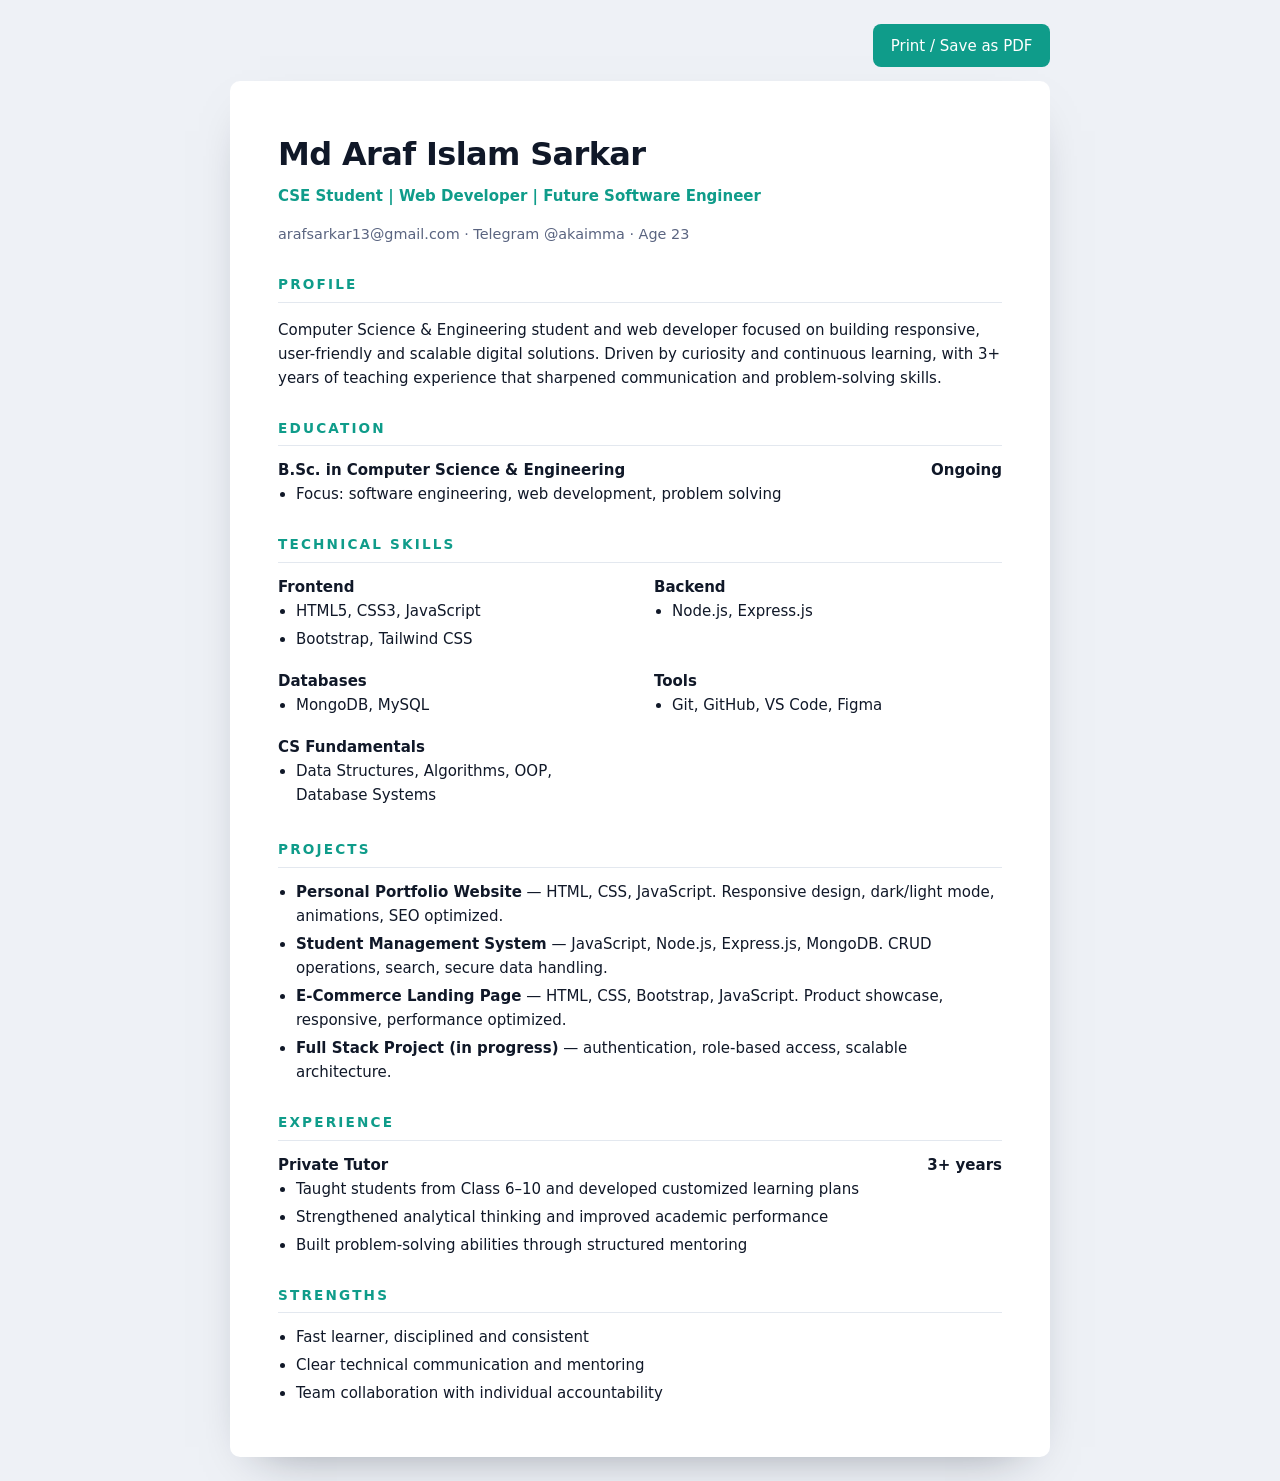
<file: resume.html>
<!doctype html>
<html lang="en">
  <head>
    <meta charset="UTF-8" />
    <meta name="viewport" content="width=device-width, initial-scale=1" />
    <title>Resume — Md Araf Islam Sarkar</title>
    <meta
      name="description"
      content="Resume of Md Araf Islam Sarkar, CSE student and web developer."
    />
    <link rel="icon" type="image/svg+xml" href="assets/icons/favicon.svg" />
    <link
      rel="icon"
      type="image/png"
      sizes="32x32"
      href="assets/icons/icon-32.png"
    />
    <link
      rel="icon"
      type="image/png"
      sizes="16x16"
      href="assets/icons/icon-16.png"
    />
    <link rel="shortcut icon" href="favicon.ico" />
    <link
      rel="apple-touch-icon"
      sizes="180x180"
      href="assets/icons/apple-touch-icon.png"
    />
    <link rel="manifest" href="site.webmanifest" />
    <style>
      :root {
        --ink: #101828;
        --muted: #5a6480;
        --accent: #0f9c8a;
      }
      * {
        box-sizing: border-box;
      }
      body {
        margin: 0;
        background: #eef1f6;
        color: var(--ink);
        font:
          15px/1.6 "Segoe UI",
          system-ui,
          sans-serif;
        padding: 24px;
      }
      .sheet {
        max-width: 820px;
        margin: auto;
        background: #fff;
        padding: 48px;
        border-radius: 10px;
        box-shadow: 0 20px 50px -30px rgba(16, 24, 40, 0.5);
      }
      h1 {
        margin: 0;
        font-size: 2rem;
        letter-spacing: -0.02em;
      }
      .title {
        color: var(--accent);
        font-weight: 600;
        margin: 0.25rem 0 0.5rem;
      }
      .meta {
        color: var(--muted);
        font-size: 0.9rem;
      }
      h2 {
        font-size: 0.85rem;
        letter-spacing: 0.16em;
        text-transform: uppercase;
        color: var(--accent);
        border-bottom: 1px solid #e3e8ef;
        padding-bottom: 6px;
        margin: 28px 0 12px;
      }
      ul {
        margin: 0;
        padding-left: 18px;
      }
      li {
        margin-bottom: 4px;
      }
      .row {
        display: flex;
        justify-content: space-between;
        gap: 12px;
        font-weight: 600;
      }
      .grid {
        display: grid;
        grid-template-columns: 1fr 1fr;
        gap: 14px 28px;
      }
      .print {
        display: block;
        max-width: 820px;
        margin: 0 auto 14px;
        text-align: right;
      }
      button {
        background: var(--accent);
        color: #fff;
        border: 0;
        padding: 0.6rem 1.1rem;
        border-radius: 8px;
        cursor: pointer;
        font: inherit;
      }
      @media print {
        body {
          background: #fff;
          padding: 0;
        }
        .sheet {
          box-shadow: none;
          padding: 0 8mm;
        }
        .print {
          display: none;
        }
      }
    </style>
  </head>
  <body>
    <div class="print">
      <button onclick="window.print()">Print / Save as PDF</button>
    </div>
    <main class="sheet">
      <h1>Md Araf Islam Sarkar</h1>
      <p class="title">
        CSE Student | Web Developer | Future Software Engineer
      </p>
      <p class="meta">arafsarkar13@gmail.com · Telegram @akaimma · Age 23</p>

      <h2>Profile</h2>
      <p>
        Computer Science &amp; Engineering student and web developer focused on
        building responsive, user-friendly and scalable digital solutions.
        Driven by curiosity and continuous learning, with 3+ years of teaching
        experience that sharpened communication and problem-solving skills.
      </p>

      <h2>Education</h2>
      <div class="row">
        <span>B.Sc. in Computer Science &amp; Engineering</span
        ><span>Ongoing</span>
      </div>
      <ul>
        <li>Focus: software engineering, web development, problem solving</li>
      </ul>

      <h2>Technical Skills</h2>
      <div class="grid">
        <div>
          <strong>Frontend</strong>
          <ul>
            <li>HTML5, CSS3, JavaScript</li>
            <li>Bootstrap, Tailwind CSS</li>
          </ul>
        </div>
        <div>
          <strong>Backend</strong>
          <ul>
            <li>Node.js, Express.js</li>
          </ul>
        </div>
        <div>
          <strong>Databases</strong>
          <ul>
            <li>MongoDB, MySQL</li>
          </ul>
        </div>
        <div>
          <strong>Tools</strong>
          <ul>
            <li>Git, GitHub, VS Code, Figma</li>
          </ul>
        </div>
        <div>
          <strong>CS Fundamentals</strong>
          <ul>
            <li>Data Structures, Algorithms, OOP, Database Systems</li>
          </ul>
        </div>
      </div>

      <h2>Projects</h2>
      <ul>
        <li>
          <strong>Personal Portfolio Website</strong> — HTML, CSS, JavaScript.
          Responsive design, dark/light mode, animations, SEO optimized.
        </li>
        <li>
          <strong>Student Management System</strong> — JavaScript, Node.js,
          Express.js, MongoDB. CRUD operations, search, secure data handling.
        </li>
        <li>
          <strong>E-Commerce Landing Page</strong> — HTML, CSS, Bootstrap,
          JavaScript. Product showcase, responsive, performance optimized.
        </li>
        <li>
          <strong>Full Stack Project (in progress)</strong> — authentication,
          role-based access, scalable architecture.
        </li>
      </ul>

      <h2>Experience</h2>
      <div class="row"><span>Private Tutor</span><span>3+ years</span></div>
      <ul>
        <li>
          Taught students from Class 6–10 and developed customized learning
          plans
        </li>
        <li>
          Strengthened analytical thinking and improved academic performance
        </li>
        <li>Built problem-solving abilities through structured mentoring</li>
      </ul>

      <h2>Strengths</h2>
      <ul>
        <li>Fast learner, disciplined and consistent</li>
        <li>Clear technical communication and mentoring</li>
        <li>Team collaboration with individual accountability</li>
      </ul>
    </main>
  </body>
</html>
</file>
